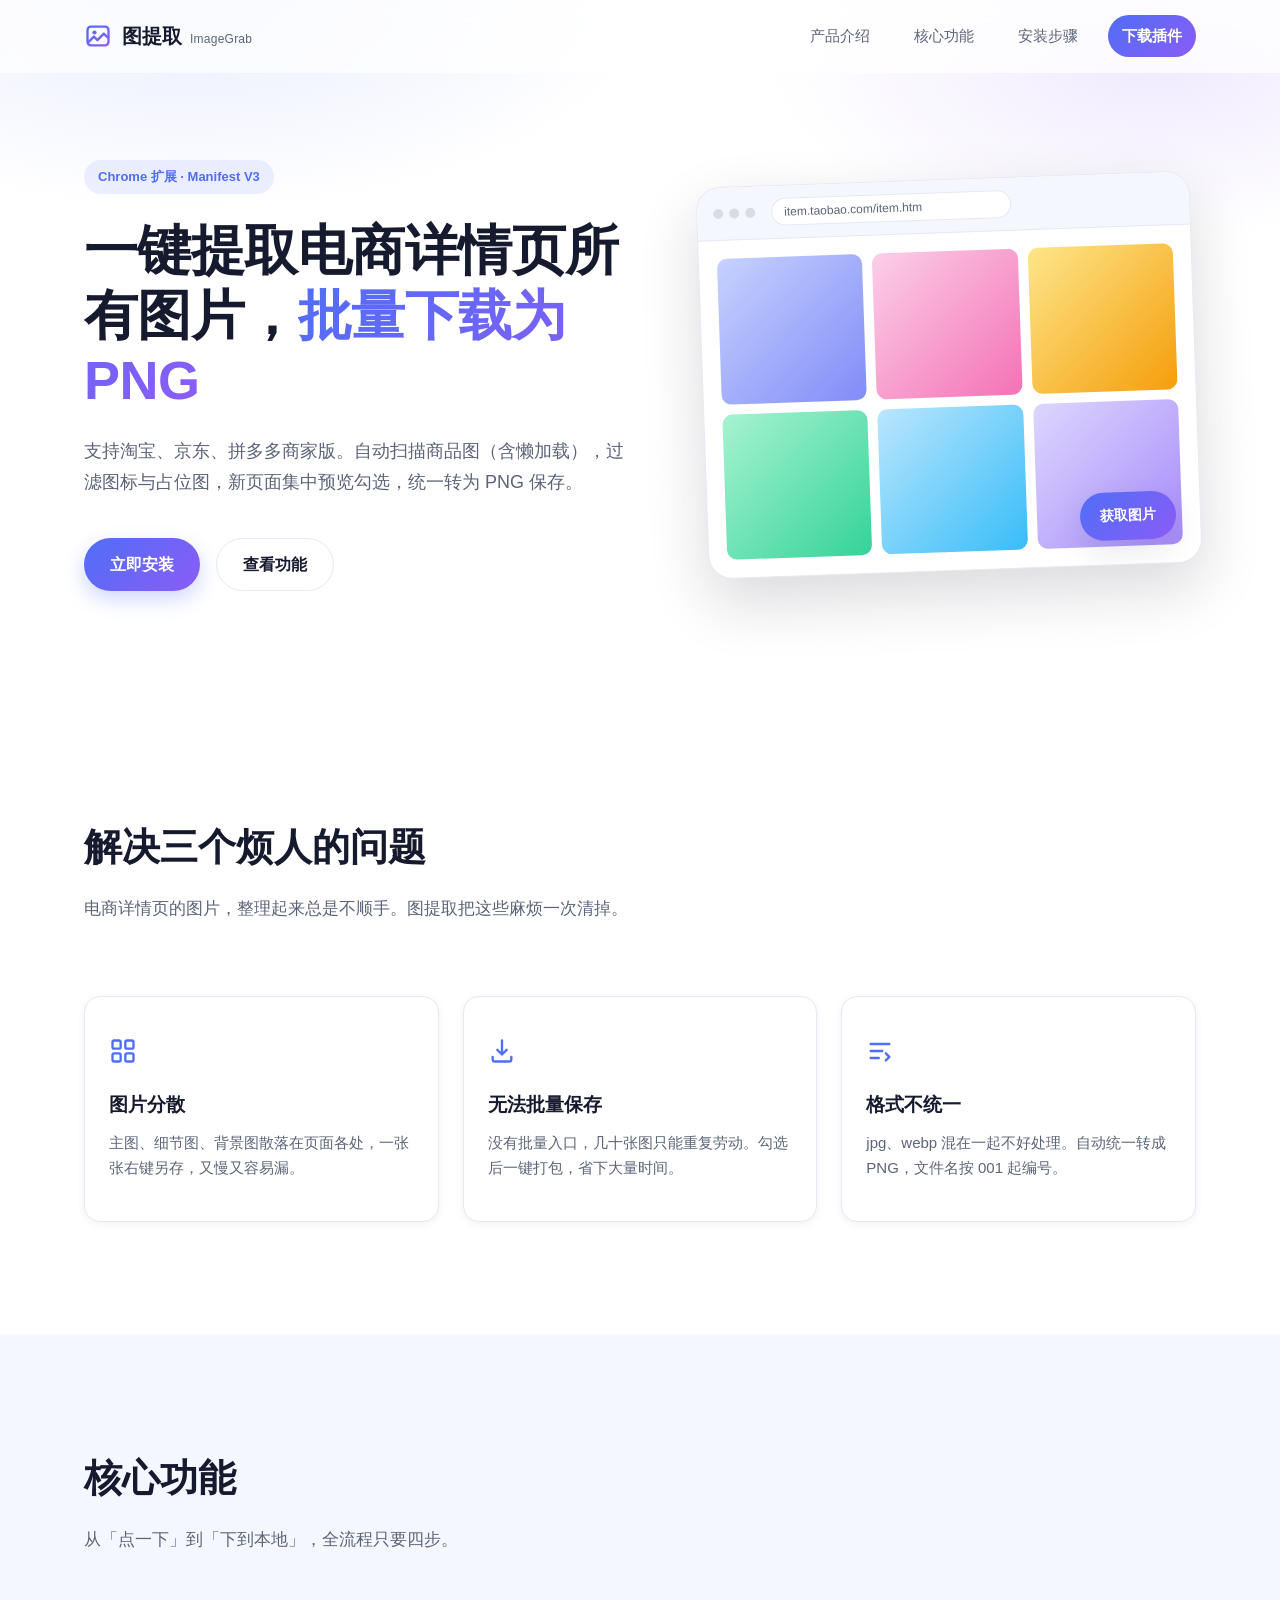
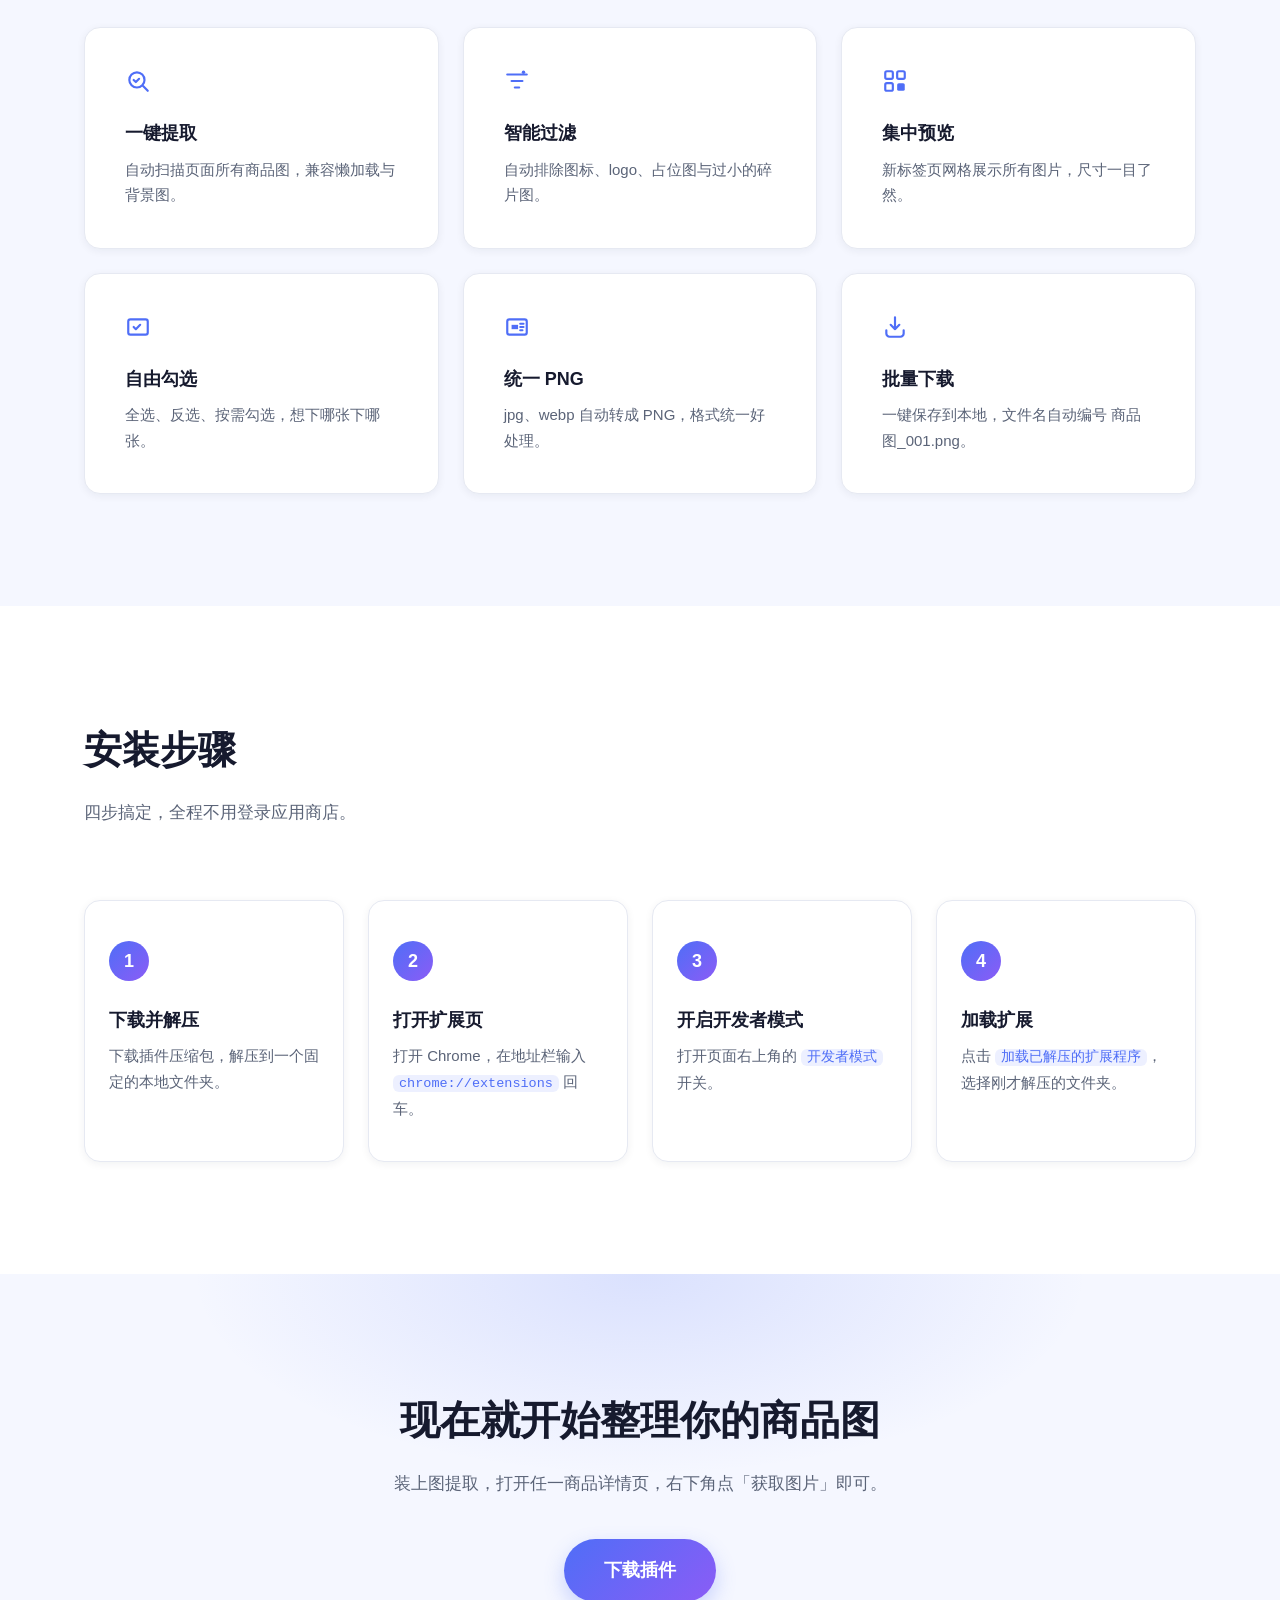
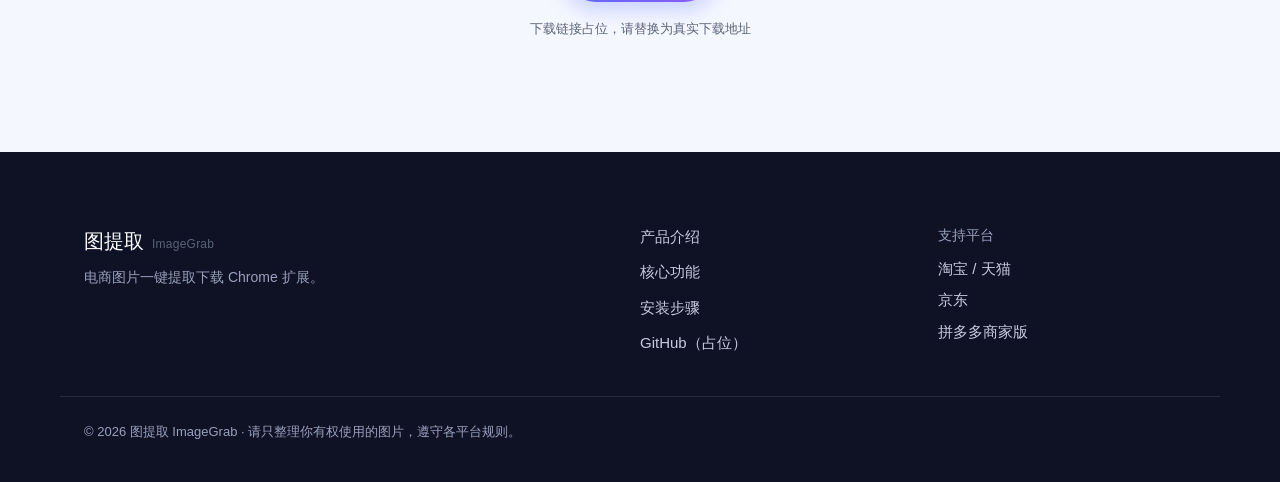
<file: docs/index.html>
<!DOCTYPE html>
<html lang="zh-CN">
  <head>
    <meta charset="UTF-8" />
    <meta name="viewport" content="width=device-width, initial-scale=1.0" />
    <title>图提取 ImageGrab · 电商图片一键提取下载</title>
    <meta
      name="description"
      content="图提取（ImageGrab）是一款 Chrome 扩展，一键提取淘宝、京东、拼多多商品详情页所有图片，过滤图标与占位图，批量下载为 PNG。"
    />
    <link rel="stylesheet" href="css/style.css" />
  </head>
  <body id="top">
    <!-- ===== 顶部导航栏 ===== -->
    <header class="navbar" id="navbar">
      <div class="container navbar-inner">
        <!-- Logo：内联 SVG + 产品名 -->
        <a class="logo" href="#top" aria-label="图提取首页">
          <svg class="logo-icon" viewBox="0 0 24 24" width="28" height="28" aria-hidden="true">
            <defs>
              <linearGradient id="lg" x1="0" y1="0" x2="1" y2="1">
                <stop offset="0" stop-color="#4f6ef7" />
                <stop offset="1" stop-color="#8b5cf6" />
              </linearGradient>
            </defs>
            <rect x="3" y="4" width="18" height="16" rx="3" fill="none" stroke="url(#lg)" stroke-width="2" />
            <circle cx="9" cy="9" r="1.8" fill="url(#lg)" />
            <path d="M4 17l4.5-4.5 3 3L17 10l3 3" fill="none" stroke="url(#lg)" stroke-width="2" stroke-linecap="round" stroke-linejoin="round" />
          </svg>
          <span class="logo-text">图提取<em>ImageGrab</em></span>
        </a>

        <!-- 锚点导航 -->
        <nav class="nav" id="nav" aria-label="主导航">
          <a class="nav-link" href="#intro">产品介绍</a>
          <a class="nav-link" href="#features">核心功能</a>
          <a class="nav-link" href="#install">安装步骤</a>
          <a class="nav-link nav-cta" href="#download">下载插件</a>
        </nav>

        <!-- 移动端汉堡按钮 -->
        <button
          class="hamburger"
          id="hamburger"
          type="button"
          aria-label="打开菜单"
          aria-expanded="false"
          aria-controls="nav"
        >
          <span></span><span></span><span></span>
        </button>
      </div>
    </header>

    <main>
      <!-- ===== Hero 首屏 ===== -->
      <section class="hero">
        <div class="container hero-inner">
          <div class="hero-copy">
            <p class="eyebrow reveal">Chrome 扩展 · Manifest V3</p>
            <h1 class="reveal">一键提取电商详情页所有图片，<span class="grad">批量下载为 PNG</span></h1>
            <p class="sub reveal">
              支持淘宝、京东、拼多多商家版。自动扫描商品图（含懒加载），过滤图标与占位图，新页面集中预览勾选，统一转为 PNG 保存。
            </p>
            <div class="hero-actions reveal">
              <a class="btn btn-primary" href="#download">立即安装</a>
              <a class="btn btn-ghost" href="#features">查看功能</a>
            </div>
          </div>

          <!-- 插件界面示意图：纯 CSS 绘制 -->
          <div class="hero-visual reveal" aria-hidden="true">
            <div class="browser">
              <div class="browser-bar">
                <span class="dot"></span><span class="dot"></span><span class="dot"></span>
                <span class="browser-url">item.taobao.com/item.htm</span>
              </div>
              <div class="browser-body">
                <div class="gallery">
                  <div class="tile t1"></div>
                  <div class="tile t2"></div>
                  <div class="tile t3"></div>
                  <div class="tile t4"></div>
                  <div class="tile t5"></div>
                  <div class="tile t6"></div>
                </div>
                <!-- 模拟插件悬浮按钮 -->
                <div class="float-btn">获取图片</div>
              </div>
            </div>
          </div>
        </div>
      </section>

      <!-- ===== 产品介绍 ===== -->
      <section class="section" id="intro">
        <div class="container">
          <div class="section-head reveal">
            <h2>解决三个烦人的问题</h2>
            <p>电商详情页的图片，整理起来总是不顺手。图提取把这些麻烦一次清掉。</p>
          </div>
          <div class="pain-grid">
            <article class="pain-card reveal">
              <svg viewBox="0 0 24 24" width="28" height="28" aria-hidden="true">
                <rect x="3" y="3" width="7" height="7" rx="1.5" fill="none" stroke="currentColor" stroke-width="2" />
                <rect x="14" y="3" width="7" height="7" rx="1.5" fill="none" stroke="currentColor" stroke-width="2" />
                <rect x="3" y="14" width="7" height="7" rx="1.5" fill="none" stroke="currentColor" stroke-width="2" />
                <rect x="14" y="14" width="7" height="7" rx="1.5" fill="none" stroke="currentColor" stroke-width="2" />
              </svg>
              <h3>图片分散</h3>
              <p>主图、细节图、背景图散落在页面各处，一张张右键另存，又慢又容易漏。</p>
            </article>
            <article class="pain-card reveal">
              <svg viewBox="0 0 24 24" width="28" height="28" aria-hidden="true">
                <path d="M12 3v12m0 0l-4-4m4 4l4-4" fill="none" stroke="currentColor" stroke-width="2" stroke-linecap="round" stroke-linejoin="round" />
                <path d="M4 17v2a2 2 0 002 2h12a2 2 0 002-2v-2" fill="none" stroke="currentColor" stroke-width="2" stroke-linecap="round" />
              </svg>
              <h3>无法批量保存</h3>
              <p>没有批量入口，几十张图只能重复劳动。勾选后一键打包，省下大量时间。</p>
            </article>
            <article class="pain-card reveal">
              <svg viewBox="0 0 24 24" width="28" height="28" aria-hidden="true">
                <path d="M4 6h16M4 12h10M4 18h7" fill="none" stroke="currentColor" stroke-width="2" stroke-linecap="round" />
                <path d="M17 14l3 3-3 3" fill="none" stroke="currentColor" stroke-width="2" stroke-linecap="round" stroke-linejoin="round" />
              </svg>
              <h3>格式不统一</h3>
              <p>jpg、webp 混在一起不好处理。自动统一转成 PNG，文件名按 001 起编号。</p>
            </article>
          </div>
        </div>
      </section>

      <!-- ===== 核心功能 ===== -->
      <section class="section section-alt" id="features">
        <div class="container">
          <div class="section-head reveal">
            <h2>核心功能</h2>
            <p>从「点一下」到「下到本地」，全流程只要四步。</p>
          </div>
          <div class="feature-grid">
            <article class="feature-card reveal">
              <svg viewBox="0 0 24 24" width="26" height="26" aria-hidden="true">
                <circle cx="11" cy="11" r="7" fill="none" stroke="currentColor" stroke-width="2" />
                <path d="M21 21l-4.3-4.3" fill="none" stroke="currentColor" stroke-width="2" stroke-linecap="round" />
                <path d="M8 11l2 2 3-3" fill="none" stroke="currentColor" stroke-width="2" stroke-linecap="round" stroke-linejoin="round" />
              </svg>
              <h3>一键提取</h3>
              <p>自动扫描页面所有商品图，兼容懒加载与背景图。</p>
            </article>
            <article class="feature-card reveal">
              <svg viewBox="0 0 24 24" width="26" height="26" aria-hidden="true">
                <path d="M3 6h18M7 12h10M10 18h4" fill="none" stroke="currentColor" stroke-width="2" stroke-linecap="round" />
                <circle cx="18" cy="4" r="1.6" fill="currentColor" />
              </svg>
              <h3>智能过滤</h3>
              <p>自动排除图标、logo、占位图与过小的碎片图。</p>
            </article>
            <article class="feature-card reveal">
              <svg viewBox="0 0 24 24" width="26" height="26" aria-hidden="true">
                <rect x="3" y="3" width="7" height="7" rx="1.5" fill="none" stroke="currentColor" stroke-width="2" />
                <rect x="14" y="3" width="7" height="7" rx="1.5" fill="none" stroke="currentColor" stroke-width="2" />
                <rect x="3" y="14" width="7" height="7" rx="1.5" fill="none" stroke="currentColor" stroke-width="2" />
                <rect x="14" y="14" width="7" height="7" rx="1.5" fill="currentColor" />
              </svg>
              <h3>集中预览</h3>
              <p>新标签页网格展示所有图片，尺寸一目了然。</p>
            </article>
            <article class="feature-card reveal">
              <svg viewBox="0 0 24 24" width="26" height="26" aria-hidden="true">
                <rect x="3" y="5" width="18" height="14" rx="2" fill="none" stroke="currentColor" stroke-width="2" />
                <path d="M8 12l2 2 4-4" fill="none" stroke="currentColor" stroke-width="2" stroke-linecap="round" stroke-linejoin="round" />
              </svg>
              <h3>自由勾选</h3>
              <p>全选、反选、按需勾选，想下哪张下哪张。</p>
            </article>
            <article class="feature-card reveal">
              <svg viewBox="0 0 24 24" width="26" height="26" aria-hidden="true">
                <path d="M5 5h14a2 2 0 012 2v10a2 2 0 01-2 2H5a2 2 0 01-2-2V7a2 2 0 012-2z" fill="none" stroke="currentColor" stroke-width="2" />
                <path d="M7 10h6v4H7z" fill="currentColor" />
                <path d="M15 9h3M15 12h3M15 15h2" fill="none" stroke="currentColor" stroke-width="2" stroke-linecap="round" />
              </svg>
              <h3>统一 PNG</h3>
              <p>jpg、webp 自动转成 PNG，格式统一好处理。</p>
            </article>
            <article class="feature-card reveal">
              <svg viewBox="0 0 24 24" width="26" height="26" aria-hidden="true">
                <path d="M12 3v11m0 0l-4-4m4 4l4-4" fill="none" stroke="currentColor" stroke-width="2" stroke-linecap="round" stroke-linejoin="round" />
                <path d="M4 15v3a3 3 0 003 3h10a3 3 0 003-3v-3" fill="none" stroke="currentColor" stroke-width="2" stroke-linecap="round" />
              </svg>
              <h3>批量下载</h3>
              <p>一键保存到本地，文件名自动编号 商品图_001.png。</p>
            </article>
          </div>
        </div>
      </section>

      <!-- ===== 安装步骤 ===== -->
      <section class="section" id="install">
        <div class="container">
          <div class="section-head reveal">
            <h2>安装步骤</h2>
            <p>四步搞定，全程不用登录应用商店。</p>
          </div>
          <ol class="steps">
            <li class="step reveal">
              <span class="step-num">1</span>
              <div>
                <h3>下载并解压</h3>
                <p>下载插件压缩包，解压到一个固定的本地文件夹。</p>
              </div>
            </li>
            <li class="step reveal">
              <span class="step-num">2</span>
              <div>
                <h3>打开扩展页</h3>
                <p>打开 Chrome，在地址栏输入 <code>chrome://extensions</code> 回车。</p>
              </div>
            </li>
            <li class="step reveal">
              <span class="step-num">3</span>
              <div>
                <h3>开启开发者模式</h3>
                <p>打开页面右上角的 <code>开发者模式</code> 开关。</p>
              </div>
            </li>
            <li class="step reveal">
              <span class="step-num">4</span>
              <div>
                <h3>加载扩展</h3>
                <p>点击 <code>加载已解压的扩展程序</code>，选择刚才解压的文件夹。</p>
              </div>
            </li>
          </ol>
        </div>
      </section>

      <!-- ===== 底部 CTA ===== -->
      <section class="cta" id="download">
        <div class="container cta-inner reveal">
          <h2>现在就开始整理你的商品图</h2>
          <p>装上图提取，打开任一商品详情页，右下角点「获取图片」即可。</p>
          <a class="btn btn-primary btn-lg" href="#" aria-disabled="true">下载插件</a>
          <p class="cta-note">下载链接占位，请替换为真实下载地址</p>
        </div>
      </section>
    </main>

    <!-- ===== Footer ===== -->
    <footer class="footer">
      <div class="container footer-inner">
        <div class="footer-brand">
          <span class="logo-text">图提取<em>ImageGrab</em></span>
          <p>电商图片一键提取下载 Chrome 扩展。</p>
        </div>
        <div class="footer-links">
          <a href="#intro">产品介绍</a>
          <a href="#features">核心功能</a>
          <a href="#install">安装步骤</a>
          <a href="#" aria-disabled="true">GitHub（占位）</a>
        </div>
        <div class="footer-platforms">
          <p>支持平台</p>
          <ul>
            <li>淘宝 / 天猫</li>
            <li>京东</li>
            <li>拼多多商家版</li>
          </ul>
        </div>
      </div>
      <div class="container footer-bottom">
        <p>© 2026 图提取 ImageGrab · 请只整理你有权使用的图片，遵守各平台规则。</p>
      </div>
    </footer>

    <script src="js/main.js"></script>
  </body>
</html>
</file>
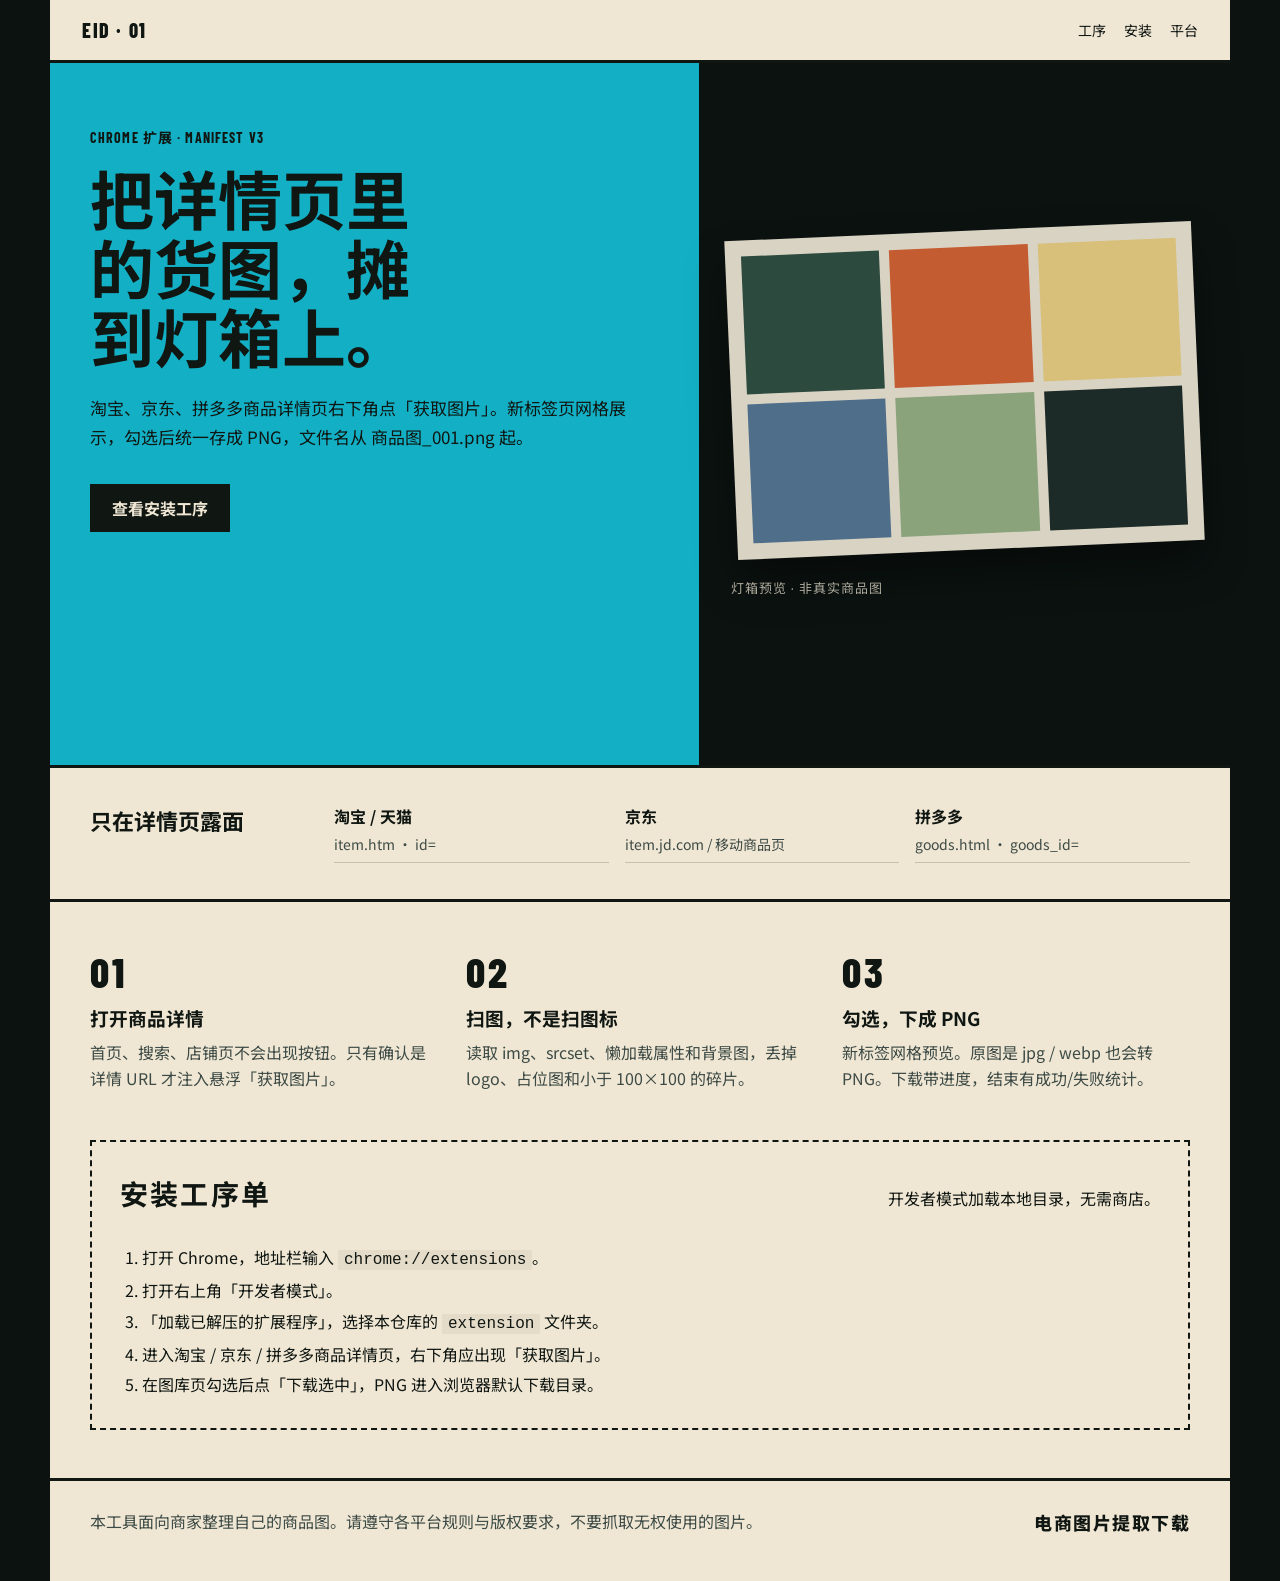
<file: website/index.html>
<!DOCTYPE html>
<html lang="zh-CN">
  <head>
    <meta charset="utf-8" />
    <meta name="viewport" content="width=device-width, initial-scale=1" />
    <title>电商图片提取下载 — 详情页灯箱</title>
    <meta
      name="description"
      content="Chrome 扩展：在淘宝、京东、拼多多商品详情页一键提取商品图，勾选后下载为 PNG。"
    />
    <link rel="preconnect" href="https://fonts.googleapis.com" />
    <link rel="preconnect" href="https://fonts.gstatic.com" crossorigin />
    <link
      href="https://fonts.googleapis.com/css2?family=Barlow+Condensed:wght@500;700;800&family=Noto+Sans+SC:wght@400;500;700&display=swap"
      rel="stylesheet"
    />
    <link rel="stylesheet" href="styles.css" />
  </head>
  <body>
    <div class="sheet">
      <header class="mast">
        <span class="mark">EID · 01</span>
        <nav>
          <a href="#steps">工序</a>
          <a href="#install">安装</a>
          <a href="#platforms">平台</a>
        </nav>
      </header>

      <section class="hero">
        <div class="hero-copy">
          <p class="ticket">Chrome 扩展 · Manifest V3</p>
          <h1>把详情页里的货图，摊到灯箱上。</h1>
          <p class="lead">
            淘宝、京东、拼多多商品详情页右下角点「获取图片」。新标签页网格展示，勾选后统一存成 PNG，文件名从
            商品图_001.png 起。
          </p>
          <a class="cta" href="#install">查看安装工序</a>
        </div>
        <aside class="lightbox" aria-hidden="true">
          <div class="lightbox-frame">
            <div class="tile t1"></div>
            <div class="tile t2"></div>
            <div class="tile t3"></div>
            <div class="tile t4"></div>
            <div class="tile t5"></div>
            <div class="tile t6"></div>
          </div>
          <p class="lightbox-cap">灯箱预览 · 非真实商品图</p>
        </aside>
      </section>

      <section id="platforms" class="strip">
        <h2>只在详情页露面</h2>
        <ul>
          <li><strong>淘宝 / 天猫</strong><span>item.htm · id=</span></li>
          <li><strong>京东</strong><span>item.jd.com / 移动商品页</span></li>
          <li><strong>拼多多</strong><span>goods.html · goods_id=</span></li>
        </ul>
      </section>

      <section id="steps" class="steps">
        <ol>
          <li>
            <span>01</span>
            <h3>打开商品详情</h3>
            <p>首页、搜索、店铺页不会出现按钮。只有确认是详情 URL 才注入悬浮「获取图片」。</p>
          </li>
          <li>
            <span>02</span>
            <h3>扫图，不是扫图标</h3>
            <p>读取 img、srcset、懒加载属性和背景图，丢掉 logo、占位图和小于 100×100 的碎片。</p>
          </li>
          <li>
            <span>03</span>
            <h3>勾选，下成 PNG</h3>
            <p>新标签网格预览。原图是 jpg / webp 也会转 PNG。下载带进度，结束有成功/失败统计。</p>
          </li>
        </ol>
      </section>

      <section id="install" class="workorder">
        <div class="wo-head">
          <h2>安装工序单</h2>
          <p>开发者模式加载本地目录，无需商店。</p>
        </div>
        <ol>
          <li>打开 Chrome，地址栏输入 <code>chrome://extensions</code>。</li>
          <li>打开右上角「开发者模式」。</li>
          <li>「加载已解压的扩展程序」，选择本仓库的 <code>extension</code> 文件夹。</li>
          <li>进入淘宝 / 京东 / 拼多多商品详情页，右下角应出现「获取图片」。</li>
          <li>在图库页勾选后点「下载选中」，PNG 进入浏览器默认下载目录。</li>
        </ol>
      </section>

      <footer>
        <p>
          本工具面向商家整理自己的商品图。请遵守各平台规则与版权要求，不要抓取无权使用的图片。
        </p>
        <p class="foot-mark">电商图片提取下载</p>
      </footer>
    </div>
    <script src="script.js"></script>
  </body>
</html>
</file>
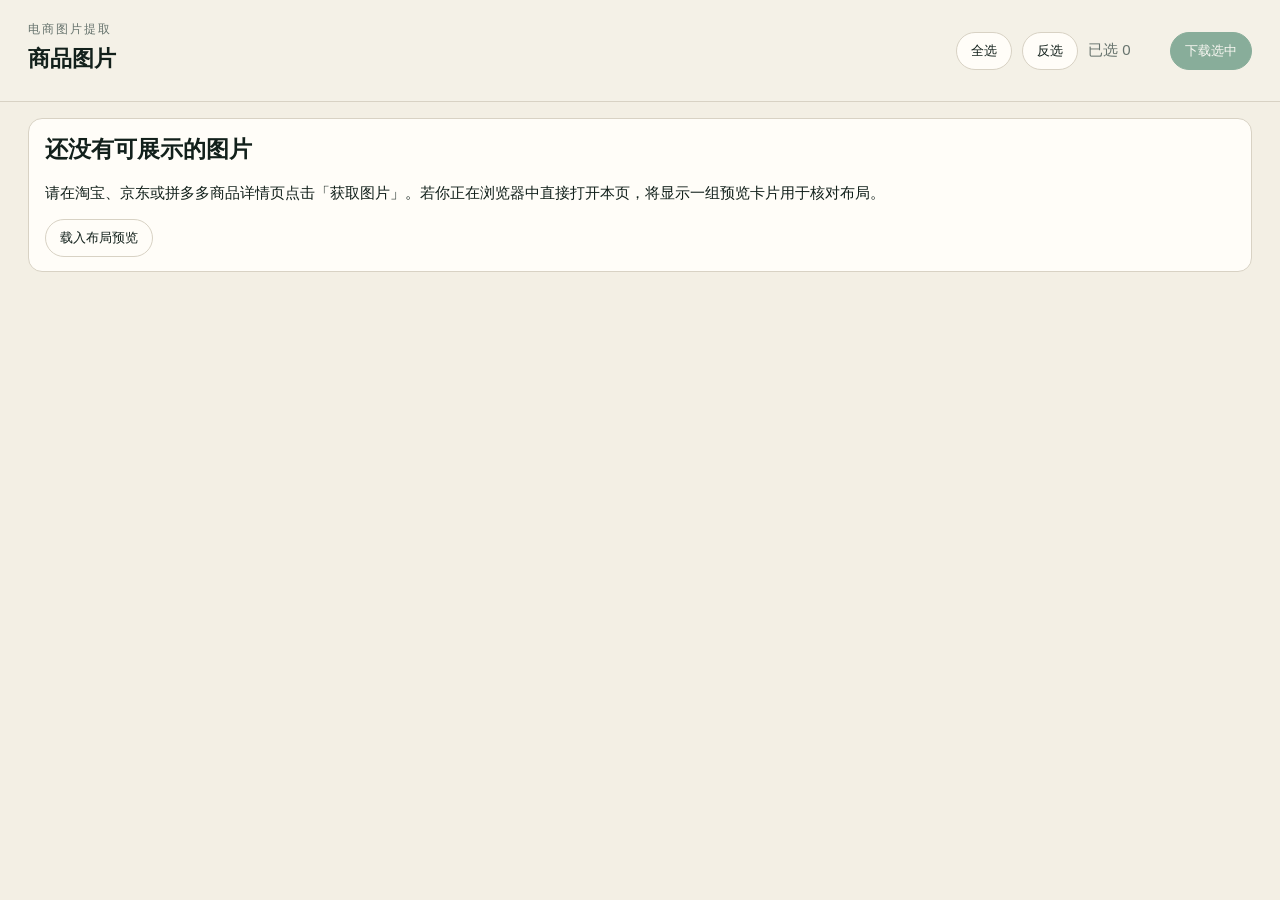
<file: extension/gallery.html>
<!DOCTYPE html>
<html lang="zh-CN">
  <head>
    <meta charset="utf-8" />
    <meta name="viewport" content="width=device-width, initial-scale=1" />
    <title>商品图片</title>
    <link rel="stylesheet" href="gallery.css" />
  </head>
  <body>
    <header class="topbar">
      <div class="topbar-copy">
        <p class="eyebrow">电商图片提取</p>
        <h1 id="page-title">商品图片</h1>
        <p class="source" id="page-source"></p>
      </div>
      <div class="actions">
        <button type="button" id="btn-all">全选</button>
        <button type="button" id="btn-invert">反选</button>
        <span class="count" id="selected-count">已选 0</span>
        <button type="button" class="primary" id="btn-download">下载选中</button>
      </div>
    </header>

    <section class="progress" id="progress" hidden>
      <div class="progress-track">
        <div class="progress-bar" id="progress-bar"></div>
      </div>
      <p id="progress-text">准备下载…</p>
    </section>

    <section class="result" id="result" hidden></section>
    <section class="empty" id="empty" hidden>
      <h2>还没有可展示的图片</h2>
      <p>
        请在淘宝、京东或拼多多商品详情页点击「获取图片」。若你正在浏览器中直接打开本页，将显示一组预览卡片用于核对布局。
      </p>
      <button type="button" id="btn-demo">载入布局预览</button>
    </section>

    <main class="grid" id="grid"></main>
    <script src="gallery.js"></script>
  </body>
</html>
</file>
<file: docs/css/style.css>
/* ==========================================================================
   图提取 ImageGrab 官网样式
   纯 CSS，无依赖。所有颜色 / 间距 / 圆角 / 阴影集中在此，方便统一调整。
   ========================================================================== */

/* ---------- 设计变量 ---------- */
:root {
  /* 主色：蓝 → 紫渐变 */
  --primary: #4f6ef7;
  --primary-2: #8b5cf6;
  --gradient: linear-gradient(135deg, var(--primary) 0%, var(--primary-2) 100%);

  /* 中性色 */
  --bg: #ffffff;
  --bg-alt: #f5f7ff;
  --text: #161a2e;
  --muted: #5b6478;
  --border: #e6e9f2;

  /* 间距 */
  --space-1: 8px;
  --space-2: 16px;
  --space-3: 24px;
  --space-4: 40px;
  --space-5: 72px;
  --space-6: 112px;

  /* 圆角 */
  --radius-sm: 10px;
  --radius: 16px;
  --radius-lg: 24px;

  /* 阴影 */
  --shadow-sm: 0 2px 8px rgba(22, 26, 46, 0.06);
  --shadow: 0 10px 30px rgba(22, 26, 46, 0.1);
  --shadow-lg: 0 24px 60px rgba(22, 26, 46, 0.16);

  /* 过渡 */
  --t-fast: 0.2s ease;
  --t: 0.3s ease;

  /* 字体 */
  --font: -apple-system, BlinkMacSystemFont, "Segoe UI", "PingFang SC",
    "Hiragino Sans GB", "Microsoft YaHei", "Helvetica Neue", Arial, sans-serif;
}

/* ---------- 基础重置 ---------- */
* {
  box-sizing: border-box;
  margin: 0;
  padding: 0;
}

html {
  scroll-behavior: smooth;
  scroll-padding-top: 88px; /* 吸顶导航高度，锚点跳转留白 */
}

body {
  font-family: var(--font);
  color: var(--text);
  background: var(--bg);
  line-height: 1.7;
  -webkit-font-smoothing: antialiased;
}

img,
svg {
  display: block;
  max-width: 100%;
}

a {
  color: inherit;
  text-decoration: none;
}

.container {
  width: 100%;
  max-width: 1160px;
  margin: 0 auto;
  padding: 0 var(--space-3);
}

/* ---------- 导航栏 ---------- */
.navbar {
  position: fixed;
  top: 0;
  left: 0;
  right: 0;
  z-index: 100;
  background: rgba(255, 255, 255, 0.72);
  -webkit-backdrop-filter: blur(16px);
  backdrop-filter: blur(16px);
  border-bottom: 1px solid transparent;
  transition: box-shadow var(--t), border-color var(--t), background var(--t);
}

/* 滚动后吸顶阴影由 JS 加 .scrolled */
.navbar.scrolled {
  background: rgba(255, 255, 255, 0.9);
  border-bottom-color: var(--border);
  box-shadow: var(--shadow-sm);
}

.navbar-inner {
  display: flex;
  align-items: center;
  justify-content: space-between;
  height: 72px;
}

.logo {
  display: flex;
  align-items: center;
  gap: 10px;
  font-weight: 700;
  font-size: 20px;
}

.logo-text em {
  font-style: normal;
  font-size: 12px;
  font-weight: 500;
  color: var(--muted);
  margin-left: 8px;
  letter-spacing: 0.02em;
}

.nav {
  display: flex;
  align-items: center;
  gap: var(--space-2);
}

.nav-link {
  position: relative;
  padding: 8px 14px;
  font-size: 15px;
  color: var(--muted);
  border-radius: 999px;
  transition: color var(--t-fast), background var(--t-fast);
}

.nav-link:hover {
  color: var(--text);
  background: var(--bg-alt);
}

/* 当前区块高亮（由 JS 加 .active） */
.nav-link.active {
  color: var(--primary);
  background: rgba(79, 110, 247, 0.1);
  font-weight: 600;
}

.nav-cta {
  color: #fff;
  background: var(--gradient);
  font-weight: 600;
}

.nav-cta:hover {
  color: #fff;
  background: var(--gradient);
  opacity: 0.92;
}

.nav-cta.active {
  color: #fff;
  background: var(--gradient);
}

/* 汉堡按钮（移动端显示） */
.hamburger {
  display: none;
  flex-direction: column;
  justify-content: center;
  gap: 5px;
  width: 44px;
  height: 44px;
  padding: 10px;
  background: transparent;
  border: 1px solid var(--border);
  border-radius: var(--radius-sm);
  cursor: pointer;
}

.hamburger span {
  display: block;
  width: 100%;
  height: 2px;
  background: var(--text);
  border-radius: 2px;
  transition: transform var(--t), opacity var(--t);
}

/* 展开态：三条线变成 X */
.navbar.open .hamburger span:nth-child(1) {
  transform: translateY(7px) rotate(45deg);
}
.navbar.open .hamburger span:nth-child(2) {
  opacity: 0;
}
.navbar.open .hamburger span:nth-child(3) {
  transform: translateY(-7px) rotate(-45deg);
}

/* ---------- Hero ---------- */
.hero {
  padding: 160px 0 var(--space-6);
  background:
    radial-gradient(ellipse 60% 50% at 15% 0%, rgba(79, 110, 247, 0.12), transparent 60%),
    radial-gradient(ellipse 50% 40% at 90% 10%, rgba(139, 92, 246, 0.12), transparent 60%),
    var(--bg);
}

.hero-inner {
  display: grid;
  grid-template-columns: 1.05fr 0.95fr;
  gap: var(--space-5);
  align-items: center;
}

.eyebrow {
  display: inline-block;
  padding: 6px 14px;
  font-size: 13px;
  font-weight: 600;
  color: var(--primary);
  background: rgba(79, 110, 247, 0.1);
  border-radius: 999px;
  margin-bottom: var(--space-3);
}

.hero h1 {
  font-size: clamp(32px, 5vw, 54px);
  line-height: 1.2;
  font-weight: 800;
  letter-spacing: -0.01em;
  margin-bottom: var(--space-3);
}

.grad {
  background: var(--gradient);
  -webkit-background-clip: text;
  background-clip: text;
  color: transparent;
}

.hero .sub {
  font-size: clamp(16px, 2vw, 18px);
  color: var(--muted);
  max-width: 32em;
  margin-bottom: var(--space-4);
}

.hero-actions {
  display: flex;
  flex-wrap: wrap;
  gap: var(--space-2);
}

/* ---------- 按钮 ---------- */
.btn {
  display: inline-flex;
  align-items: center;
  justify-content: center;
  padding: 12px 26px;
  font-size: 16px;
  font-weight: 600;
  border-radius: 999px;
  transition: transform var(--t-fast), box-shadow var(--t-fast), opacity var(--t-fast);
}

.btn-primary {
  color: #fff;
  background: var(--gradient);
  box-shadow: 0 8px 20px rgba(79, 110, 247, 0.28);
}

.btn-primary:hover {
  transform: translateY(-2px);
  box-shadow: 0 14px 30px rgba(79, 110, 247, 0.36);
}

.btn-ghost {
  color: var(--text);
  border: 1px solid var(--border);
  background: #fff;
}

.btn-ghost:hover {
  border-color: var(--primary);
  color: var(--primary);
  transform: translateY(-2px);
}

.btn-lg {
  padding: 16px 40px;
  font-size: 18px;
}

/* ---------- 插件界面示意图 ---------- */
.hero-visual {
  position: relative;
}

.browser {
  background: #fff;
  border: 1px solid var(--border);
  border-radius: var(--radius-lg);
  box-shadow: var(--shadow-lg);
  overflow: hidden;
  transform: rotate(-2deg);
}

.browser-bar {
  display: flex;
  align-items: center;
  gap: 6px;
  padding: 12px 16px;
  background: var(--bg-alt);
  border-bottom: 1px solid var(--border);
}

.dot {
  width: 10px;
  height: 10px;
  border-radius: 50%;
  background: #d9dce6;
}

.browser-url {
  margin-left: 10px;
  font-size: 12px;
  color: var(--muted);
  background: #fff;
  border: 1px solid var(--border);
  border-radius: 999px;
  padding: 3px 12px;
  flex: 1;
  max-width: 240px;
  overflow: hidden;
  white-space: nowrap;
  text-overflow: ellipsis;
}

.browser-body {
  position: relative;
  padding: 18px;
}

.gallery {
  display: grid;
  grid-template-columns: repeat(3, 1fr);
  gap: 10px;
}

.tile {
  aspect-ratio: 1;
  border-radius: var(--radius-sm);
}

/* 用不同色块模拟商品图缩略图 */
.t1 { background: linear-gradient(135deg, #c7d2fe, #818cf8); }
.t2 { background: linear-gradient(135deg, #fbcfe8, #f472b6); }
.t3 { background: linear-gradient(135deg, #fde68a, #f59e0b); }
.t4 { background: linear-gradient(135deg, #a7f3d0, #34d399); }
.t5 { background: linear-gradient(135deg, #bae6fd, #38bdf8); }
.t6 { background: linear-gradient(135deg, #ddd6fe, #a78bfa); }

/* 模拟插件悬浮按钮 */
.float-btn {
  position: absolute;
  right: 24px;
  bottom: 24px;
  padding: 12px 20px;
  color: #fff;
  background: var(--gradient);
  font-size: 14px;
  font-weight: 600;
  border-radius: 999px;
  box-shadow: var(--shadow);
}

/* ---------- 通用区块 ---------- */
.section {
  padding: var(--space-6) 0;
}

.section-alt {
  background: var(--bg-alt);
}

.section-head {
  max-width: 640px;
  margin-bottom: var(--space-5);
}

.section-head h2 {
  font-size: clamp(26px, 3.5vw, 38px);
  font-weight: 800;
  margin-bottom: var(--space-2);
}

.section-head p {
  color: var(--muted);
  font-size: 17px;
}

/* ---------- 产品介绍（痛点卡片） ---------- */
.pain-grid {
  display: grid;
  grid-template-columns: repeat(3, 1fr);
  gap: var(--space-3);
}

.pain-card {
  padding: var(--space-4) var(--space-3);
  background: #fff;
  border: 1px solid var(--border);
  border-radius: var(--radius);
  box-shadow: var(--shadow-sm);
  transition: transform var(--t), box-shadow var(--t);
}

.pain-card:hover {
  transform: translateY(-4px);
  box-shadow: var(--shadow);
}

.pain-card svg {
  color: var(--primary);
  margin-bottom: var(--space-3);
}

.pain-card h3 {
  font-size: 19px;
  margin-bottom: var(--space-1);
}

.pain-card p {
  color: var(--muted);
  font-size: 15px;
}

/* ---------- 核心功能（卡片网格） ---------- */
.feature-grid {
  display: grid;
  grid-template-columns: repeat(3, 1fr);
  gap: var(--space-3);
}

.feature-card {
  padding: var(--space-4);
  background: #fff;
  border: 1px solid var(--border);
  border-radius: var(--radius);
  box-shadow: var(--shadow-sm);
  transition: transform var(--t), box-shadow var(--t);
}

.feature-card:hover {
  transform: translateY(-6px);
  box-shadow: var(--shadow-lg);
}

.feature-card svg {
  color: var(--primary);
  margin-bottom: var(--space-3);
}

.feature-card h3 {
  font-size: 18px;
  margin-bottom: var(--space-1);
}

.feature-card p {
  color: var(--muted);
  font-size: 15px;
}

/* ---------- 安装步骤 ---------- */
.steps {
  list-style: none;
  display: grid;
  grid-template-columns: repeat(4, 1fr);
  gap: var(--space-3);
  counter-reset: step;
}

.step {
  position: relative;
  padding: var(--space-4) var(--space-3);
  background: #fff;
  border: 1px solid var(--border);
  border-radius: var(--radius);
  box-shadow: var(--shadow-sm);
}

.step-num {
  display: inline-flex;
  align-items: center;
  justify-content: center;
  width: 40px;
  height: 40px;
  font-size: 18px;
  font-weight: 700;
  color: #fff;
  background: var(--gradient);
  border-radius: 50%;
  margin-bottom: var(--space-3);
}

.step h3 {
  font-size: 18px;
  margin-bottom: var(--space-1);
}

.step p {
  color: var(--muted);
  font-size: 15px;
}

code {
  font-family: ui-monospace, "Cascadia Code", "SF Mono", Consolas, monospace;
  font-size: 0.9em;
  color: var(--primary);
  background: rgba(79, 110, 247, 0.1);
  padding: 1px 6px;
  border-radius: 6px;
}

/* ---------- 底部 CTA ---------- */
.cta {
  padding: var(--space-6) 0;
  text-align: center;
  background:
    radial-gradient(ellipse 50% 60% at 50% 0%, rgba(79, 110, 247, 0.16), transparent 70%),
    var(--bg-alt);
}

.cta-inner {
  max-width: 640px;
}

.cta h2 {
  font-size: clamp(26px, 4vw, 40px);
  font-weight: 800;
  margin-bottom: var(--space-2);
}

.cta p {
  color: var(--muted);
  font-size: 17px;
  margin-bottom: var(--space-4);
}

.cta-note {
  font-size: 13px !important;
  margin-top: var(--space-2) !important;
  margin-bottom: 0 !important;
}

/* ---------- Footer ---------- */
.footer {
  background: #0e1224;
  color: #c7cbe0;
  padding: var(--space-5) 0 var(--space-4);
}

.footer-inner {
  display: grid;
  grid-template-columns: 2fr 1fr 1fr;
  gap: var(--space-4);
}

.footer-brand .logo-text {
  color: #fff;
  font-size: 20px;
}

.footer-brand p {
  margin-top: var(--space-1);
  font-size: 14px;
  color: #9aa0bd;
}

.footer-links {
  display: flex;
  flex-direction: column;
  gap: 10px;
}

.footer-links a {
  font-size: 15px;
  color: #c7cbe0;
  transition: color var(--t-fast);
}

.footer-links a:hover {
  color: #fff;
}

.footer-platforms p {
  font-size: 14px;
  color: #9aa0bd;
  margin-bottom: var(--space-1);
}

.footer-platforms ul {
  list-style: none;
  display: flex;
  flex-direction: column;
  gap: 6px;
  font-size: 15px;
}

.footer-bottom {
  margin-top: var(--space-4);
  padding-top: var(--space-3);
  border-top: 1px solid rgba(255, 255, 255, 0.1);
  font-size: 13px;
  color: #9aa0bd;
}

/* ---------- 滚动入场动画 ---------- */
/* 仅当 JS 可用时（html.js）才隐藏初始状态，保证无 JS 也能看内容 */
.reveal {
  opacity: 1;
  transform: none;
  transition: opacity 0.6s ease, transform 0.6s ease;
}

.js .reveal {
  opacity: 0;
  transform: translateY(24px);
}

.js .reveal.visible {
  opacity: 1;
  transform: translateY(0);
}

/* ---------- 响应式 ---------- */
/* 平板：768px ~ 1023px */
@media (max-width: 1023px) {
  .hero {
    padding-top: 130px;
  }

  .hero-inner {
    grid-template-columns: 1fr;
    gap: var(--space-4);
  }

  .hero-visual {
    max-width: 520px;
    margin: 0 auto;
  }

  .pain-grid,
  .feature-grid {
    grid-template-columns: repeat(2, 1fr);
  }

  .steps {
    grid-template-columns: repeat(2, 1fr);
  }

  .footer-inner {
    grid-template-columns: 1fr 1fr;
  }
}

/* 手机：<768px */
@media (max-width: 767px) {
  .navbar-inner {
    height: 64px;
  }

  html {
    scroll-padding-top: 64px;
  }

  /* 汉堡菜单显示，导航默认隐藏 */
  .hamburger {
    display: flex;
  }

  .nav {
    position: absolute;
    top: 64px;
    left: 0;
    right: 0;
    flex-direction: column;
    align-items: stretch;
    gap: 0;
    padding: var(--space-2);
    background: rgba(255, 255, 255, 0.98);
    -webkit-backdrop-filter: blur(16px);
    backdrop-filter: blur(16px);
    border-bottom: 1px solid var(--border);
    box-shadow: var(--shadow);
    transform: translateY(-8px);
    opacity: 0;
    pointer-events: none;
    transition: transform var(--t), opacity var(--t);
  }

  /* 展开态 */
  .navbar.open .nav {
    transform: translateY(0);
    opacity: 1;
    pointer-events: auto;
  }

  .nav-link {
    padding: 14px 16px;
    border-radius: var(--radius-sm);
  }

  .hero {
    padding: 116px 0 var(--space-5);
  }

  .hero h1 {
    font-size: 30px;
  }

  .pain-grid,
  .feature-grid {
    grid-template-columns: 1fr;
  }

  .steps {
    grid-template-columns: 1fr;
  }

  .footer-inner {
    grid-template-columns: 1fr;
    gap: var(--space-3);
  }

  .browser-body {
    padding: 12px;
  }

  .gallery {
    gap: 6px;
  }
}

/* 极小屏（320px）兜底：按钮不溢出 */
@media (max-width: 359px) {
  .btn {
    padding: 12px 20px;
    font-size: 15px;
  }

  .hero-actions {
    flex-direction: column;
  }

  .btn-primary,
  .btn-ghost {
    width: 100%;
  }
}
</file>
<file: website/styles.css>
:root {
  --cyan: #13b0c5;
  --ink: #101612;
  --paper: #efe7d4;
  --void: #0b1210;
  --muted: #3d4a45;
}

* {
  box-sizing: border-box;
}

html,
body {
  margin: 0;
  background: var(--void);
  color: var(--ink);
  font-family: "Noto Sans SC", "PingFang SC", "Microsoft YaHei", sans-serif;
}

.sheet {
  max-width: 1180px;
  margin: 0 auto;
  background: var(--paper);
  min-height: 100vh;
}

.mast {
  display: flex;
  justify-content: space-between;
  align-items: center;
  padding: 18px 32px;
  border-bottom: 3px solid var(--ink);
}

.mark,
.ticket,
.lightbox-cap,
.wo-head h2,
.foot-mark,
.steps span {
  font-family: "Barlow Condensed", "Noto Sans SC", sans-serif;
  letter-spacing: 0.08em;
  text-transform: uppercase;
}

.mark {
  font-weight: 800;
  font-size: 20px;
}

nav {
  display: flex;
  gap: 18px;
}

nav a {
  color: var(--ink);
  text-decoration: none;
  font-size: 14px;
}

nav a:hover {
  text-decoration: underline;
}

.hero {
  display: grid;
  grid-template-columns: 1.1fr 0.9fr;
  min-height: 78vh;
}

.hero-copy {
  padding: 64px 40px 48px;
  background: var(--cyan);
}

.ticket {
  margin: 0 0 16px;
  font-size: 14px;
  font-weight: 700;
}

.hero h1 {
  margin: 0;
  font-size: clamp(36px, 5vw, 64px);
  line-height: 1.08;
  font-weight: 700;
  max-width: 9ch;
}

.lead {
  margin: 24px 0 32px;
  max-width: 36em;
  font-size: 17px;
  line-height: 1.7;
}

.cta {
  display: inline-block;
  padding: 12px 22px;
  background: var(--ink);
  color: var(--paper);
  text-decoration: none;
  font-weight: 700;
}

.cta:hover {
  background: #000;
}

.lightbox {
  background: var(--void);
  color: var(--paper);
  padding: 40px 32px;
  display: flex;
  flex-direction: column;
  justify-content: center;
}

.lightbox-frame {
  display: grid;
  grid-template-columns: repeat(3, 1fr);
  gap: 10px;
  padding: 16px;
  background: #d9d3c3;
  transform: rotate(-2.5deg);
  box-shadow: 0 24px 40px rgba(0, 0, 0, 0.35);
}

.tile {
  aspect-ratio: 1;
  background: #b7c4b8;
}

.t1 { background: #2c4a3e; }
.t2 { background: #c45c32; }
.t3 { background: #d8c07a; }
.t4 { background: #4e6e8a; }
.t5 { background: #8aa37b; }
.t6 { background: #1d2b28; }

.lightbox-cap {
  margin: 28px 0 0;
  font-size: 13px;
  opacity: 0.7;
}

.strip {
  display: grid;
  grid-template-columns: 220px 1fr;
  gap: 24px;
  padding: 36px 40px;
  border-top: 3px solid var(--ink);
  border-bottom: 3px solid var(--ink);
}

.strip h2 {
  margin: 0;
  font-size: 22px;
}

.strip ul {
  list-style: none;
  margin: 0;
  padding: 0;
  display: grid;
  grid-template-columns: repeat(3, 1fr);
  gap: 16px;
}

.strip li {
  display: flex;
  flex-direction: column;
  gap: 6px;
  padding-bottom: 8px;
  border-bottom: 1px solid #c9c0aa;
}

.strip span {
  color: var(--muted);
  font-size: 14px;
}

.steps {
  padding: 48px 40px 24px;
}

.steps ol {
  list-style: none;
  margin: 0;
  padding: 0;
  display: grid;
  grid-template-columns: repeat(3, 1fr);
  gap: 28px;
}

.steps span {
  display: block;
  font-size: 42px;
  font-weight: 800;
  line-height: 1;
  margin-bottom: 12px;
}

.steps h3 {
  margin: 0 0 8px;
}

.steps p {
  margin: 0;
  color: var(--muted);
  line-height: 1.65;
}

.workorder {
  margin: 24px 40px 48px;
  border: 2px dashed var(--ink);
  padding: 28px;
}

.wo-head {
  display: flex;
  justify-content: space-between;
  gap: 16px;
  align-items: baseline;
  margin-bottom: 16px;
}

.wo-head h2 {
  margin: 0;
  font-size: 28px;
}

.workorder ol {
  margin: 0;
  padding-left: 22px;
  line-height: 1.9;
}

code {
  font-family: ui-monospace, "Cascadia Code", Consolas, monospace;
  background: #e4dcc8;
  padding: 1px 6px;
}

footer {
  padding: 28px 40px 48px;
  border-top: 3px solid var(--ink);
  display: flex;
  justify-content: space-between;
  gap: 24px;
}

footer p {
  margin: 0;
  max-width: 46em;
  color: var(--muted);
}

.foot-mark {
  font-size: 18px;
  font-weight: 800;
  color: var(--ink);
}

@media (max-width: 860px) {
  .hero,
  .strip,
  .steps ol,
  footer,
  .wo-head {
    grid-template-columns: 1fr;
    display: block;
  }

  .hero-copy,
  .lightbox,
  .strip,
  .steps,
  footer {
    padding: 28px 20px;
  }

  .mast,
  .workorder {
    margin-left: 16px;
    margin-right: 16px;
  }

  .mast {
    margin: 0;
    padding: 16px 20px;
  }

  .hero h1 {
    max-width: none;
  }

  .strip ul {
    grid-template-columns: 1fr;
    margin-top: 16px;
  }

  .steps ol > li + li {
    margin-top: 22px;
  }

  .workorder {
    margin: 0 16px 32px;
  }
}
</file>
<file: extension/gallery.css>
:root {
  --ink: #12201b;
  --paper: #f3efe4;
  --panel: #fffdf8;
  --line: #d8d2c4;
  --accent: #1f6b4f;
  --danger: #8a2f1d;
  --muted: #66736d;
}

* {
  box-sizing: border-box;
}

[hidden] {
  display: none !important;
}

html,
body {
  margin: 0;
  min-height: 100%;
  background: var(--paper);
  color: var(--ink);
  font: 15px/1.5 "Segoe UI", "PingFang SC", "Microsoft YaHei", sans-serif;
}

.topbar {
  position: sticky;
  top: 0;
  z-index: 4;
  display: flex;
  justify-content: space-between;
  gap: 24px;
  padding: 20px 28px;
  background: color-mix(in srgb, var(--paper) 88%, white);
  border-bottom: 1px solid var(--line);
  backdrop-filter: blur(10px);
}

.eyebrow {
  margin: 0 0 4px;
  font-size: 12px;
  letter-spacing: 0.16em;
  text-transform: uppercase;
  color: var(--muted);
}

h1 {
  margin: 0;
  font-size: 22px;
  font-weight: 650;
}

.source {
  margin: 6px 0 0;
  color: var(--muted);
  font-size: 13px;
  max-width: 720px;
  overflow: hidden;
  text-overflow: ellipsis;
  white-space: nowrap;
}

.actions {
  display: flex;
  align-items: center;
  flex-wrap: wrap;
  gap: 10px;
}

button {
  height: 38px;
  padding: 0 14px;
  border: 1px solid var(--line);
  border-radius: 999px;
  background: var(--panel);
  color: var(--ink);
  cursor: pointer;
}

button:hover:not(:disabled) {
  border-color: var(--ink);
}

button.primary {
  background: var(--accent);
  border-color: var(--accent);
  color: white;
}

button:disabled {
  opacity: 0.5;
  cursor: not-allowed;
}

.count {
  min-width: 72px;
  color: var(--muted);
}

.progress,
.result,
.empty {
  margin: 16px 28px 0;
  padding: 14px 16px;
  border-radius: 14px;
  background: var(--panel);
  border: 1px solid var(--line);
}

.progress-track {
  height: 8px;
  overflow: hidden;
  border-radius: 99px;
  background: #e7e1d4;
}

.progress-bar {
  height: 100%;
  width: 0;
  background: var(--accent);
  transition: width 0.2s ease;
}

.empty h2 {
  margin: 0 0 8px;
}

.grid {
  display: grid;
  grid-template-columns: repeat(auto-fill, minmax(220px, 1fr));
  gap: 16px;
  padding: 24px 28px 48px;
}

.card {
  display: grid;
  gap: 8px;
  padding: 10px;
  border: 1px solid var(--line);
  border-radius: 16px;
  background: var(--panel);
}

.thumb {
  position: relative;
  aspect-ratio: 1;
  overflow: hidden;
  border-radius: 12px;
  background: repeating-conic-gradient(#ece7db 0% 25%, #f7f3ea 0% 50%) 0 0 / 18px 18px;
}

.thumb img {
  width: 100%;
  height: 100%;
  object-fit: contain;
}

.meta {
  display: flex;
  justify-content: space-between;
  align-items: center;
  gap: 8px;
  font-size: 13px;
  color: var(--muted);
}

.meta label {
  display: flex;
  align-items: center;
  gap: 6px;
  color: var(--ink);
  cursor: pointer;
}

.result.is-error {
  border-color: #e3b6aa;
  color: var(--danger);
}

@media (max-width: 720px) {
  .topbar {
    flex-direction: column;
    padding: 16px;
  }

  .grid {
    padding: 16px;
  }
}
</file>
